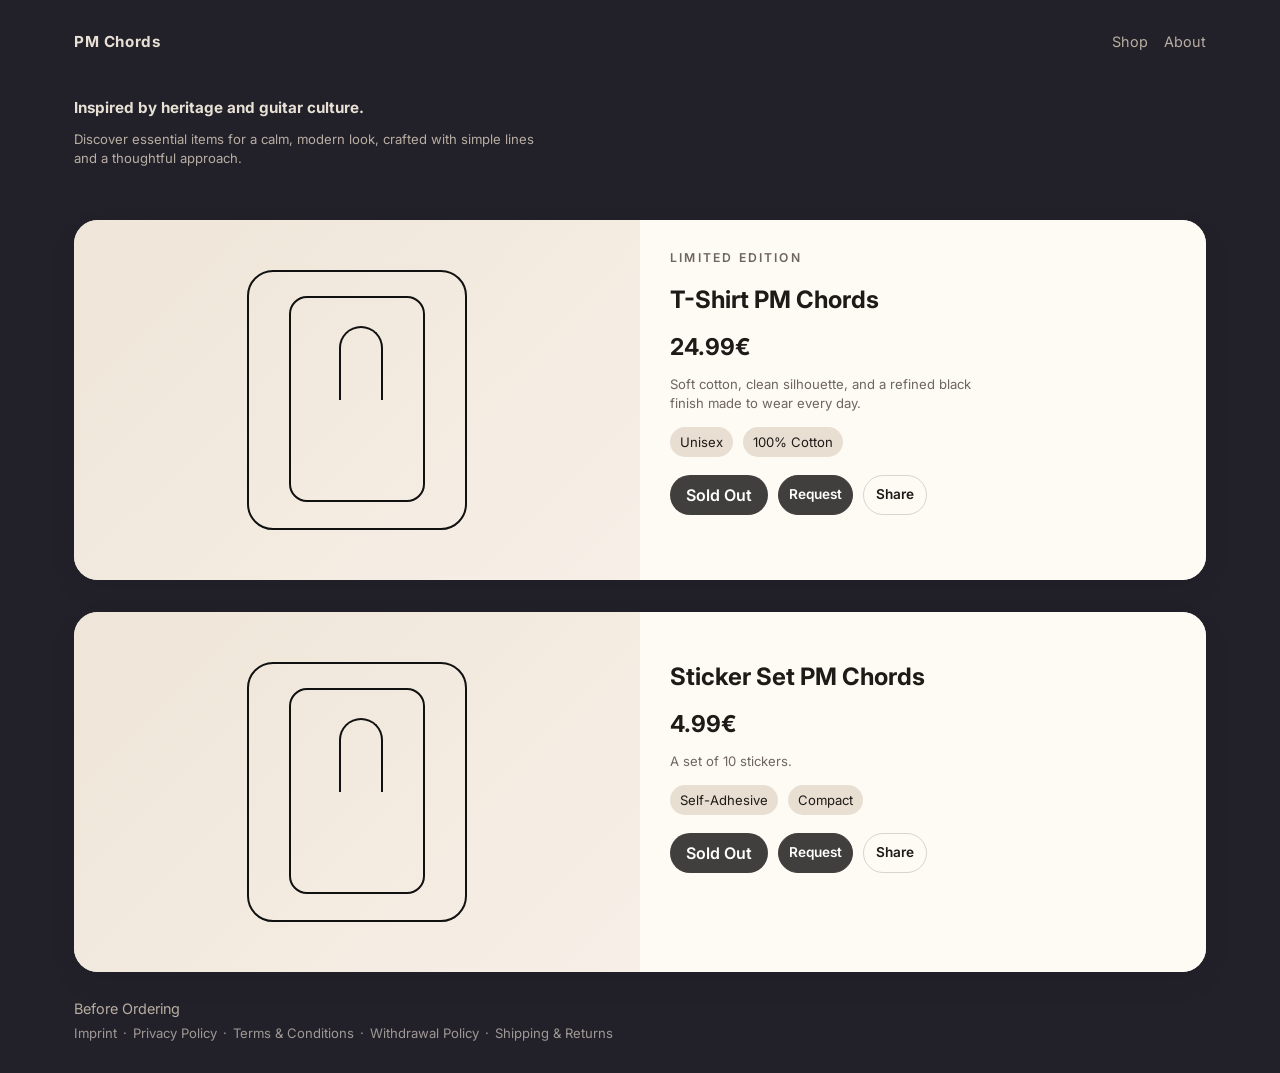
<file: index.html>
<!DOCTYPE html>

<html lang="en">
  <head>
    <meta charset="UTF-8" />
    <meta name="viewport" content="width=device-width, initial-scale=1.0" />

    <title>PM Chords</title>

    <link
      rel="icon"
      type="image/png"
      sizes="16x16"
      href="assets/Favicon (16x16).png"
    />

    <link
      rel="icon"
      type="image/png"
      sizes="32x32"
      href="assets/Favicon (32x32).png"
    />

    <meta
      name="description"
      content="PM Chords offers carefully selected items inspired by heritage and guitar culture, crafted with simple lines and a thoughtful approach."
    />

    <meta property="og:url" content="https://pmchords.github.io/" />

    <link rel="preconnect" href="https://fonts.googleapis.com" />

    <link
      rel="preconnect"
      href="https://fonts.gstatic.com"
      crossorigin
    />

    <link
      href="https://fonts.googleapis.com/css2?family=Inter:wght@400;500;600;700&display=swap"
      rel="stylesheet"
    />

    <link
      href="https://fonts.cdnfonts.com/css/ro-spritendo"
      rel="stylesheet"
    />

    <link rel="stylesheet" href="style.css" />
  </head>

  <body>
    <div class="page-shell">

      <header class="topbar">

        <a class="brand" href="/">PM Chords</a>

        <nav class="topnav">

          <a href="#shop">Shop</a>

          <div class="about-wrapper">

            <a
              href="#"
              id="about-link"
              class="about-link"
            >
              About
            </a>

            <div
              class="about-popover"
              id="about-popover"
              hidden
            >
              <p>
                A welcoming store with a carefully selected collection of unique pieces you won't find elsewhere.
                Open 10am–1pm and 2:30–7pm. Find us on
                <a
                  href="https://www.instagram.com/pmchordsonline"
                  target="_blank"
                  rel="noopener noreferrer"
                >Instagram</a>
                for updates &amp; events.
              </p>
            </div>

          </div>

        </nav>

      </header>

      <main>

        <section
          class="hero"
          id="about"
        >

          <div class="hero-copy">

            <h1>
              Inspired by heritage and guitar culture.
            </h1>

            <p class="hero-text">
              Discover essential items for a calm, modern look,
              crafted with simple lines and a thoughtful approach.
            </p>

          </div>

        </section>


        <section
          class="product-section"
          id="shop"
        >

          <article class="product-card">

            <div class="product-image">
              <div class="shirt-outline"></div>
            </div>

            <div class="product-details">

              <p class="eyebrow">
                Limited edition
              </p>

              <h2>
                T-Shirt PM Chords
              </h2>

              <p class="price">
                24.99€
              </p>

              <p class="description">
                Soft cotton, clean silhouette,
                and a refined black finish made
                to wear every day.
              </p>

              <div class="product-meta">

                <span>
                  Unisex
                </span>

                <span>
                  100% Cotton
                </span>

              </div>

              <div class="product-actions">

                <button
                  class="btn btn-secondary"
                  id="add-to-cart"
                  type="button"
                >
                  Add to Cart
                </button>

                <button
                  class="btn btn-share request-button"
                  id="request-button"
                  type="button"
                >
                  Request
                </button>

                <button
                  class="btn btn-share"
                  id="share-button"
                  type="button"
                >
                  Share
                </button>

              </div>

            </div>

          </article>


          <div class="product-spacer"></div>


          <article class="product-card">

            <div class="product-image">
              <div class="shirt-outline"></div>
            </div>

            <div class="product-details">

              <h2>
                Sticker Set PM Chords
              </h2>

              <p class="price">
                4.99€
              </p>

              <p class="description">
                A set of 10 stickers.
              </p>

              <div class="product-meta">

                <span>
                  Self-Adhesive
                </span>

                <span>
                  Compact
                </span>

              </div>

              <div class="product-actions">

                <button
                  class="btn btn-secondary"
                  id="sticker-add-to-cart"
                  type="button"
                >
                  Add to Cart
                </button>

                <button
                  class="btn btn-share request-button"
                  id="sticker-request-button"
                  type="button"
                >
                  Request
                </button>

                <button
                  class="btn btn-share"
                  id="sticker-share-button"
                  type="button"
                >
                  Share
                </button>

              </div>

            </div>

          </article>

        </section>


        <div class="bottom-info">

          <div class="before-ordering-wrapper">

            <span
              class="before-ordering-link"
              id="before-ordering-link"
            >
              Before Ordering
            </span>

            <div
              class="before-ordering-popover"
              id="before-ordering-popover"
            >
              <p>
                Before ordering, please review our
                <a href="terms.html">
                  Terms &amp; Conditions
                </a>
                and
                <a href="withdrawal.html">
                  Withdrawal Policy
                </a>.
              </p>
            </div>

          </div>


          <div class="legal-links">

            <a href="imprint.html">
              Imprint
            </a>

            <span>·</span>

            <a href="privacy.html">
              Privacy Policy
            </a>

            <span>·</span>

            <a href="terms.html">
              Terms &amp; Conditions
            </a>

            <span>·</span>

            <a href="withdrawal.html">
              Withdrawal Policy
            </a>

            <span>·</span>

            <a href="shipping.html">
              Shipping &amp; Returns
            </a>

          </div>

        </div>

      </main>

    </div>

    <script src="script.js"></script>

  </body>
</html>
</file>
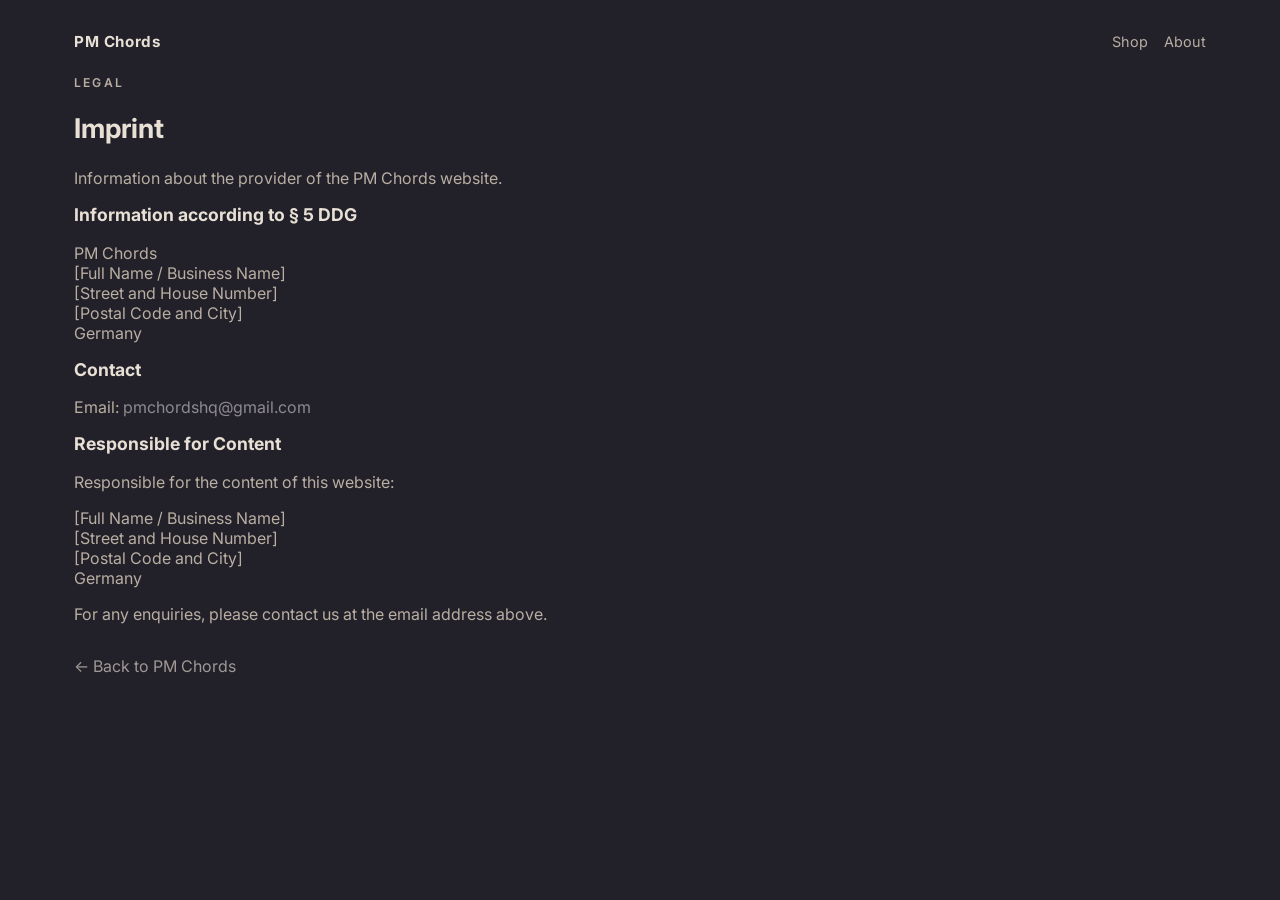
<file: imprint.html>
<!DOCTYPE html>

<html lang="en">
  <head>
    <meta charset="UTF-8" />
    <meta name="viewport" content="width=device-width, initial-scale=1.0" />

<title>Imprint · PM Chords</title>

<link
  rel="icon"
  type="image/png"
  sizes="16x16"
  href="assets/Favicon (16x16).png"
/>

<link
  rel="icon"
  type="image/png"
  sizes="32x32"
  href="assets/Favicon (32x32).png"
/>

<meta
  name="description"
  content="Imprint for PM Chords."
/>

<link rel="preconnect" href="https://fonts.googleapis.com" />

<link
  rel="preconnect"
  href="https://fonts.googleapis.com"
  crossorigin
/>

<link
  href="https://fonts.googleapis.com/css2?family=Inter:wght@400;500;600;700&display=swap"
  rel="stylesheet"
/>

<link
  href="https://fonts.cdnfonts.com/css/ro-spritendo"
  rel="stylesheet"
/>

<link rel="stylesheet" href="style.css" />

  </head>

  <body>

<div class="page-shell">

  <header class="topbar">

    <a class="brand" href="/">
      PM Chords
    </a>

    <nav class="topnav">
      <a href="/#shop">Shop</a>
      <a href="/#about">About</a>
    </nav>

  </header>


  <main class="legal-page">

    <section class="legal-content">

      <p class="eyebrow">Legal</p>

      <h1>Imprint</h1>

      <p class="legal-intro">
        Information about the provider of the PM Chords website.
      </p>


      <h2>Information according to § 5 DDG</h2>

      <p>
        PM Chords<br />
        [Full Name / Business Name]<br />
        [Street and House Number]<br />
        [Postal Code and City]<br />
        Germany
      </p>


      <h2>Contact</h2>

      <p>
        Email:
        <a
          class="email-link"
          href="mailto:pmchordshq@gmail.com"
        >
          pmchordshq@gmail.com
        </a>
      </p>


      <h2>Responsible for Content</h2>

      <p>
        Responsible for the content of this website:
      </p>

      <p>
        [Full Name / Business Name]<br />
        [Street and House Number]<br />
        [Postal Code and City]<br />
        Germany
      </p>


      <p>
        For any enquiries, please contact us at the email address above.
      </p>


      <p class="legal-back">
        <a href="/">← Back to PM Chords</a>
      </p>

    </section>

  </main>

</div>

  </body>
</html>
</file>
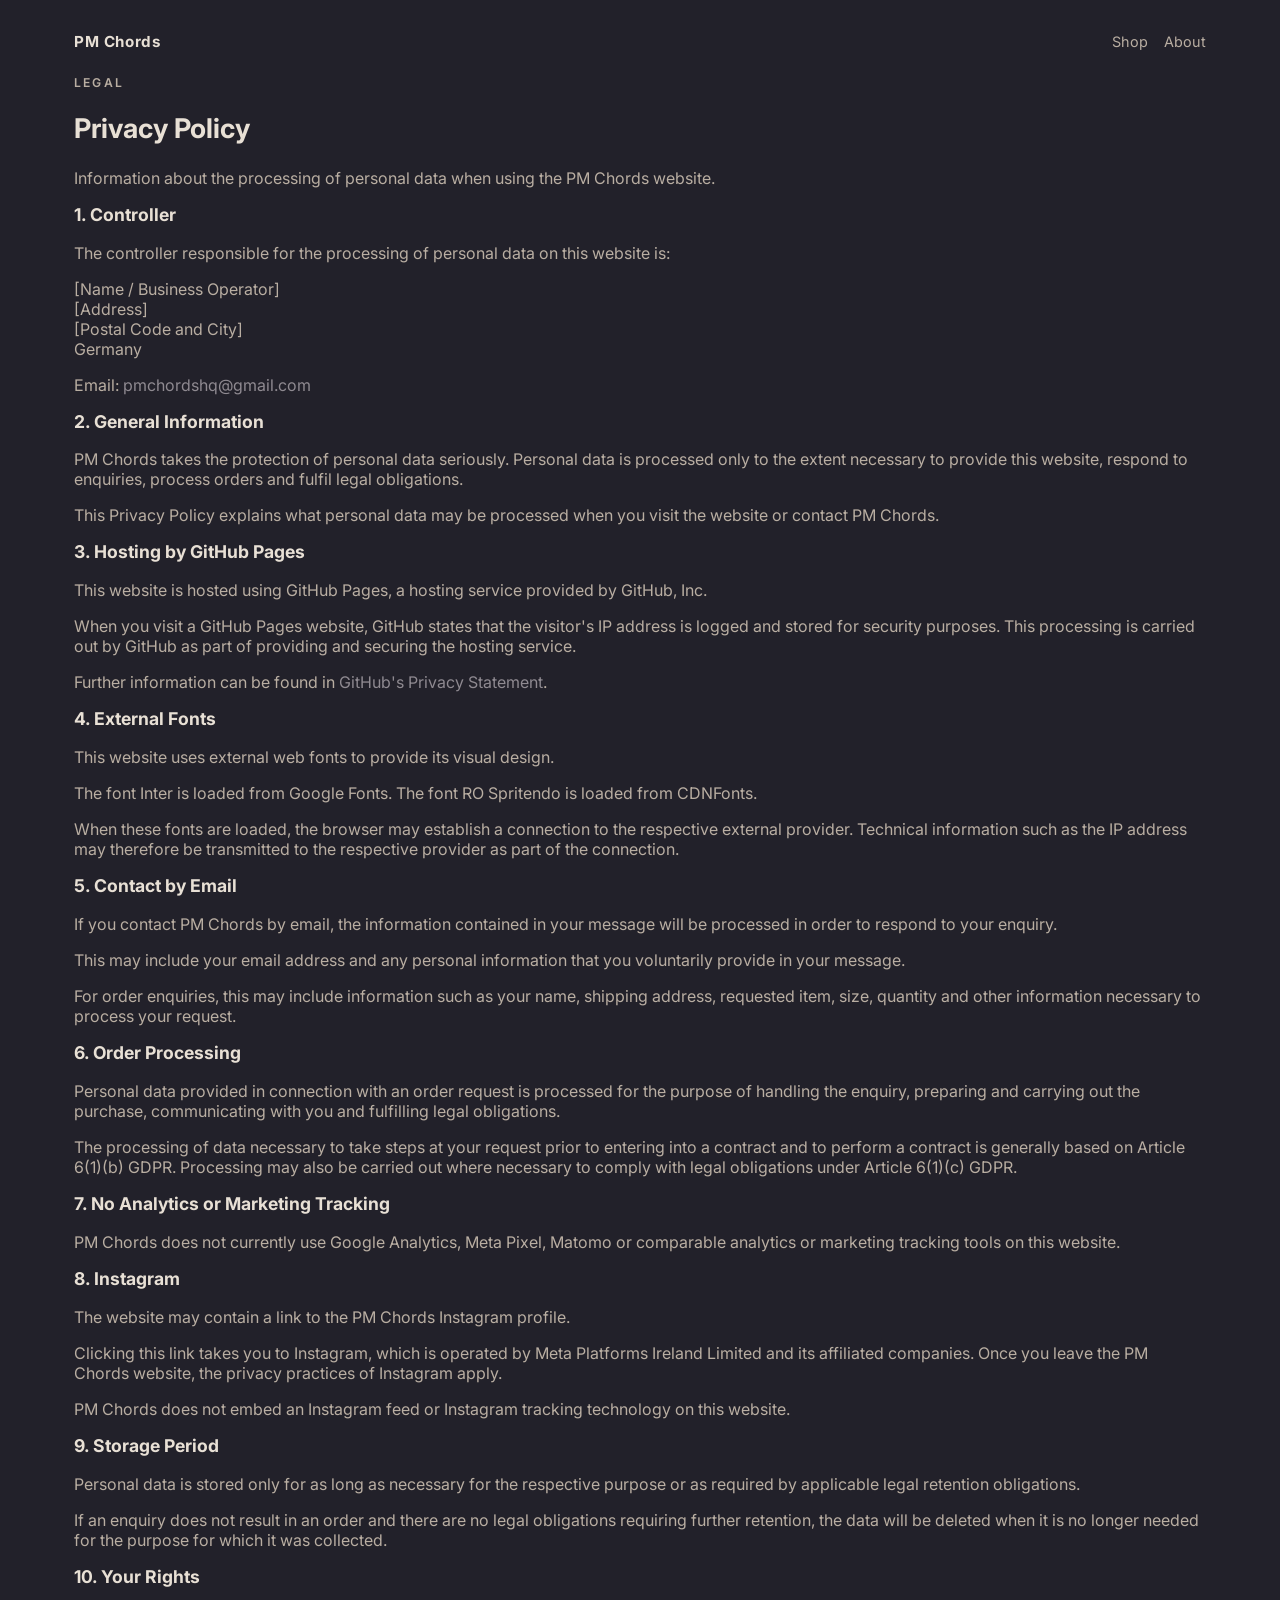
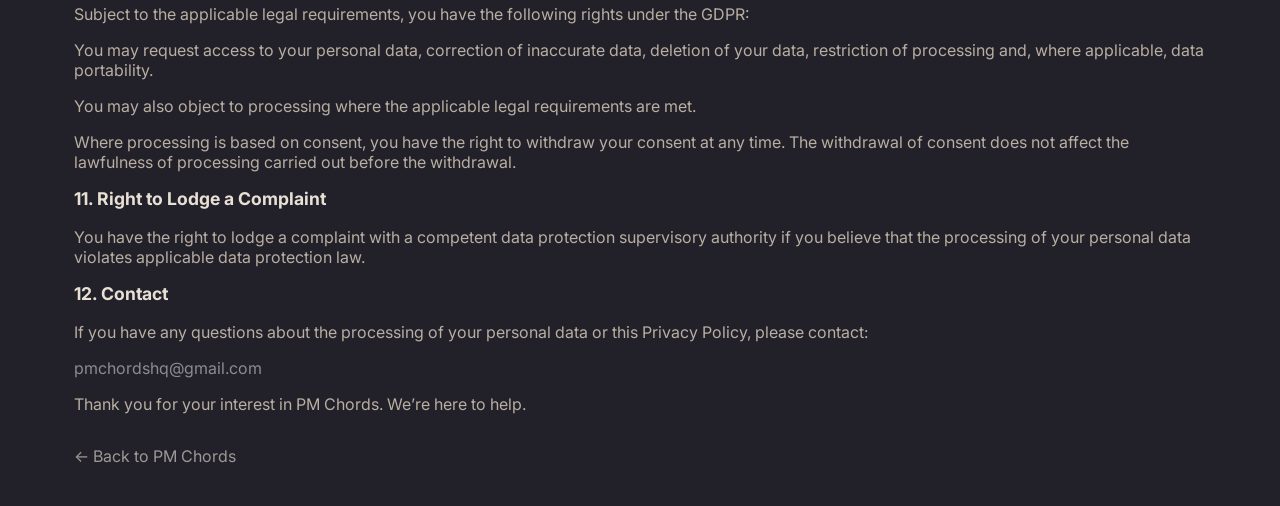
<file: privacy.html>
<!DOCTYPE html>

<html lang="en">
  <head>
    <meta charset="UTF-8" />
    <meta name="viewport" content="width=device-width, initial-scale=1.0" />

<title>Privacy Policy · PM Chords</title>

<link
  rel="icon"
  type="image/png"
  sizes="16x16"
  href="assets/Favicon (16x16).png"
/>

<link
  rel="icon"
  type="image/png"
  sizes="32x32"
  href="assets/Favicon (32x32).png"
/>

<meta
  name="description"
  content="Privacy Policy for PM Chords."
/>

<link rel="preconnect" href="https://fonts.googleapis.com" />

<link
  rel="preconnect"
  href="https://fonts.googleapis.com"
  crossorigin
/>

<link
  href="https://fonts.googleapis.com/css2?family=Inter:wght@400;500;600;700&display=swap"
  rel="stylesheet"
/>

<link
  href="https://fonts.cdnfonts.com/css/ro-spritendo"
  rel="stylesheet"
/>

<link rel="stylesheet" href="style.css" />

  </head>

  <body>

<div class="page-shell">

  <header class="topbar">

    <a class="brand" href="/">
      PM Chords
    </a>

    <nav class="topnav">
      <a href="/#shop">Shop</a>
      <a href="/#about">About</a>
    </nav>

  </header>


  <main class="legal-page">

    <section class="legal-content">

      <p class="eyebrow">Legal</p>

      <h1>Privacy Policy</h1>

      <p class="legal-intro">
        Information about the processing of personal data when using
        the PM Chords website.
      </p>


      <h2>1. Controller</h2>

      <p>
        The controller responsible for the processing of personal data
        on this website is:
      </p>

      <p>
        [Name / Business Operator]<br />
        [Address]<br />
        [Postal Code and City]<br />
        Germany
      </p>

      <p>
        Email:
        <a
          class="email-link"
          href="mailto:pmchordshq@gmail.com"
        >
          pmchordshq@gmail.com
        </a>
      </p>


      <h2>2. General Information</h2>

      <p>
        PM Chords takes the protection of personal data seriously.
        Personal data is processed only to the extent necessary to
        provide this website, respond to enquiries, process orders and
        fulfil legal obligations.
      </p>

      <p>
        This Privacy Policy explains what personal data may be processed
        when you visit the website or contact PM Chords.
      </p>


      <h2>3. Hosting by GitHub Pages</h2>

      <p>
        This website is hosted using GitHub Pages, a hosting service
        provided by GitHub, Inc.
      </p>

      <p>
        When you visit a GitHub Pages website, GitHub states that the
        visitor's IP address is logged and stored for security purposes.
        This processing is carried out by GitHub as part of providing
        and securing the hosting service.
      </p>

      <p> 
        Further information can be found in 
        <a class="privacy-link" href="https://docs.github.com/en/site-policy/privacy-policies/github-general-privacy-statement" target="_blank" rel="noopener noreferrer" 
        > GitHub's Privacy Statement</a>. 
      </p>

      <h2>4. External Fonts</h2>

      <p>
        This website uses external web fonts to provide its visual
        design.
      </p>

      <p>
        The font Inter is loaded from Google Fonts. The font
        RO Spritendo is loaded from CDNFonts.
      </p>

      <p>
        When these fonts are loaded, the browser may establish a
        connection to the respective external provider. Technical
        information such as the IP address may therefore be transmitted
        to the respective provider as part of the connection.
      </p>


      <h2>5. Contact by Email</h2>

      <p>
        If you contact PM Chords by email, the information contained in
        your message will be processed in order to respond to your
        enquiry.
      </p>

      <p>
        This may include your email address and any personal information
        that you voluntarily provide in your message.
      </p>

      <p>
        For order enquiries, this may include information such as your
        name, shipping address, requested item, size, quantity and other
        information necessary to process your request.
      </p>


      <h2>6. Order Processing</h2>

      <p>
        Personal data provided in connection with an order request is
        processed for the purpose of handling the enquiry, preparing and
        carrying out the purchase, communicating with you and fulfilling
        legal obligations.
      </p>

      <p>
        The processing of data necessary to take steps at your request
        prior to entering into a contract and to perform a contract is
        generally based on Article 6(1)(b) GDPR. Processing may also be
        carried out where necessary to comply with legal obligations
        under Article 6(1)(c) GDPR.
      </p>


      <h2>7. No Analytics or Marketing Tracking</h2>

      <p>
        PM Chords does not currently use Google Analytics, Meta Pixel,
        Matomo or comparable analytics or marketing tracking tools on
        this website.
      </p>


      <h2>8. Instagram</h2>

      <p>
        The website may contain a link to the PM Chords Instagram
        profile.
      </p>

      <p>
        Clicking this link takes you to Instagram, which is operated
        by Meta Platforms Ireland Limited and its affiliated companies.
        Once you leave the PM Chords website, the privacy practices of
        Instagram apply.
      </p>

      <p>
        PM Chords does not embed an Instagram feed or Instagram tracking
        technology on this website.
      </p>


      <h2>9. Storage Period</h2>

      <p>
        Personal data is stored only for as long as necessary for the
        respective purpose or as required by applicable legal retention
        obligations.
      </p>

      <p>
        If an enquiry does not result in an order and there are no
        legal obligations requiring further retention, the data will be
        deleted when it is no longer needed for the purpose for which it
        was collected.
      </p>


      <h2>10. Your Rights</h2>

      <p>
        Subject to the applicable legal requirements, you have the
        following rights under the GDPR:
      </p>

      <p>
        You may request access to your personal data, correction of
        inaccurate data, deletion of your data, restriction of
        processing and, where applicable, data portability.
      </p>

      <p>
        You may also object to processing where the applicable legal
        requirements are met.
      </p>

      <p>
        Where processing is based on consent, you have the right to
        withdraw your consent at any time. The withdrawal of consent
        does not affect the lawfulness of processing carried out before
        the withdrawal.
      </p>


      <h2>11. Right to Lodge a Complaint</h2>

      <p>
        You have the right to lodge a complaint with a competent data
        protection supervisory authority if you believe that the
        processing of your personal data violates applicable data
        protection law.
      </p>


      <h2>12. Contact</h2>

      <p>
        If you have any questions about the processing of your personal
        data or this Privacy Policy, please contact:
      </p>

      <p>
        <a
          class="email-link"
          href="mailto:pmchordshq@gmail.com"
        >
          pmchordshq@gmail.com
        </a>
      </p>

      <p>
        Thank you for your interest in PM Chords. We’re here to help.
      </p>


      <p class="legal-back">
        <a href="/">← Back to PM Chords</a>
      </p>

    </section>

  </main>

</div>

  </body>
</html>
</file>
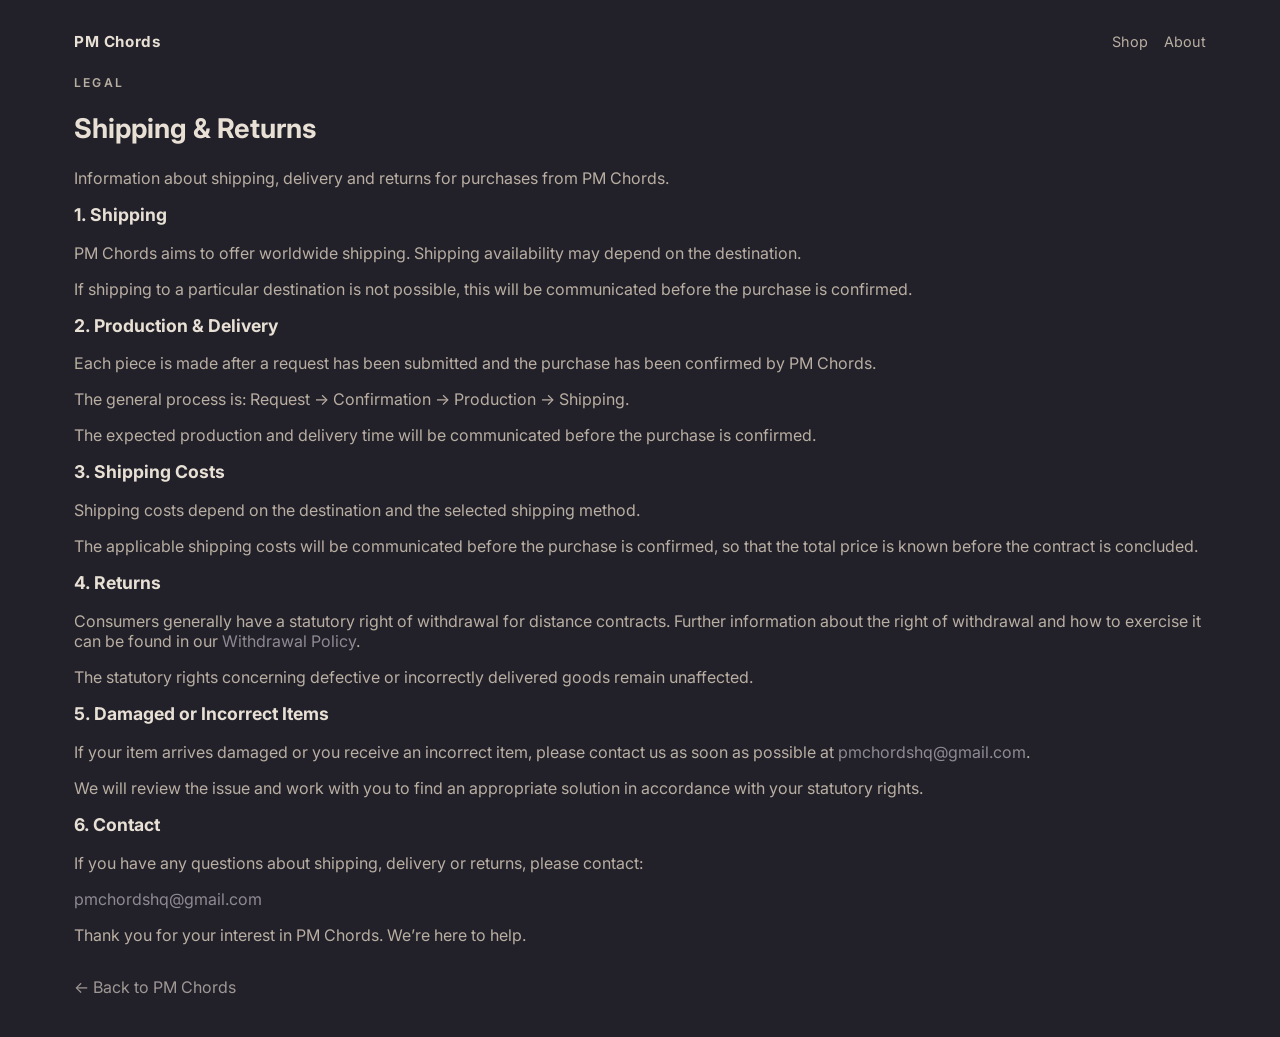
<file: shipping.html>
<!DOCTYPE html>

<html lang="en">
  <head>
    <meta charset="UTF-8" />
    <meta name="viewport" content="width=device-width, initial-scale=1.0" />

    <title>Shipping &amp; Returns · PM Chords</title>

    <link
      rel="icon"
      type="image/png"
      sizes="16x16"
      href="assets/Favicon (16x16).png"
    />

    <link
      rel="icon"
      type="image/png"
      sizes="32x32"
      href="assets/Favicon (32x32).png"
    />

    <meta
      name="description"
      content="Shipping & Returns information for PM Chords."
    />

    <link rel="preconnect" href="https://fonts.googleapis.com" />

    <link
      rel="preconnect"
      href="https://fonts.googleapis.com"
      crossorigin
    />

    <link
      href="https://fonts.googleapis.com/css2?family=Inter:wght@400;500;600;700&display=swap"
      rel="stylesheet"
    />

    <link
      href="https://fonts.cdnfonts.com/css/ro-spritendo"
      rel="stylesheet"
    />

    <link rel="stylesheet" href="style.css" />
  </head>

  <body>

    <div class="page-shell">

      <header class="topbar">

        <a class="brand" href="/">
          PM Chords
        </a>

        <nav class="topnav">
          <a href="/#shop">Shop</a>
          <a href="/#about">About</a>
        </nav>

      </header>


      <main class="legal-page">

        <section class="legal-content">

          <p class="eyebrow">Legal</p>

          <h1>Shipping &amp; Returns</h1>

          <p class="legal-intro">
            Information about shipping, delivery and returns for purchases
            from PM Chords.
          </p>


          <h2>1. Shipping</h2>

          <p>
            PM Chords aims to offer worldwide shipping. Shipping availability
            may depend on the destination.
          </p>

          <p>
            If shipping to a particular destination is not possible, this
            will be communicated before the purchase is confirmed.
          </p>


          <h2>2. Production &amp; Delivery</h2>

          <p>
            Each piece is made after a request has been submitted and the
            purchase has been confirmed by PM Chords.
          </p>

          <p>
            The general process is:
            Request → Confirmation → Production → Shipping.
          </p>

          <p>
            The expected production and delivery time will be communicated
            before the purchase is confirmed.
          </p>


          <h2>3. Shipping Costs</h2>

          <p>
            Shipping costs depend on the destination and the selected
            shipping method.
          </p>

          <p>
            The applicable shipping costs will be communicated before the
            purchase is confirmed, so that the total price is known before
            the contract is concluded.
          </p>


          <h2>4. Returns</h2>

          <p>
            Consumers generally have a statutory right of withdrawal for
            distance contracts. Further information about the right of
            withdrawal and how to exercise it can be found in our
            <a class="withdrawal-link" href="withdrawal.html">Withdrawal Policy</a>.
          </p>

          <p>
            The statutory rights concerning defective or incorrectly delivered
            goods remain unaffected.
          </p>


          <h2>5. Damaged or Incorrect Items</h2>

          <p>
            If your item arrives damaged or you receive an incorrect item,
            please contact us as soon as possible at
            <a
              class="email-link"
              href="mailto:pmchordshq@gmail.com"
            >
              pmchordshq@gmail.com</a>.
          </p>

          <p>
            We will review the issue and work with you to find an appropriate
            solution in accordance with your statutory rights.
          </p>


          <h2>6. Contact</h2>

          <p>
            If you have any questions about shipping, delivery or returns,
            please contact:
          </p>

          <p>
            <a
              class="email-link"
              href="mailto:pmchordshq@gmail.com"
            >
              pmchordshq@gmail.com
            </a>
          </p>

          <p>
            Thank you for your interest in PM Chords. We’re here to help.
          </p>


          <p class="legal-back">
            <a href="/">← Back to PM Chords</a>
          </p>

        </section>

      </main>

    </div>

  </body>
</html>
</file>
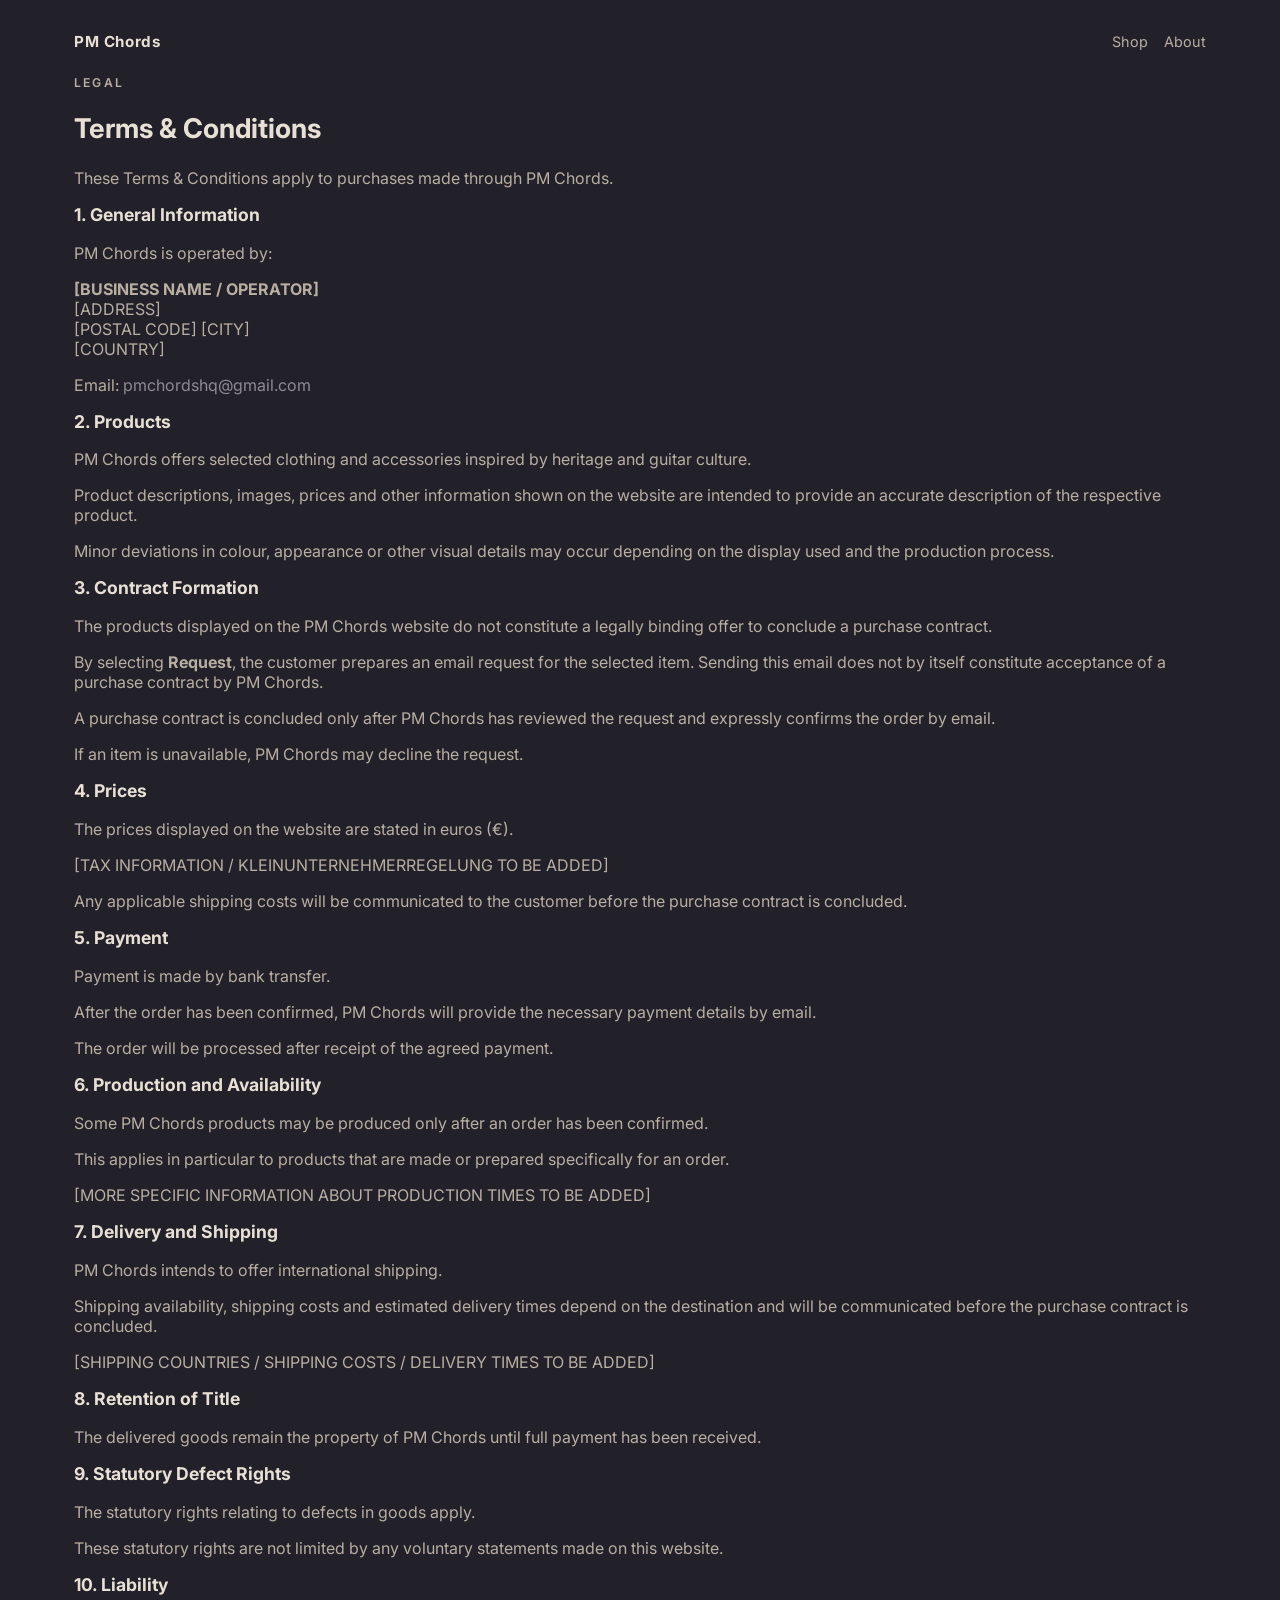
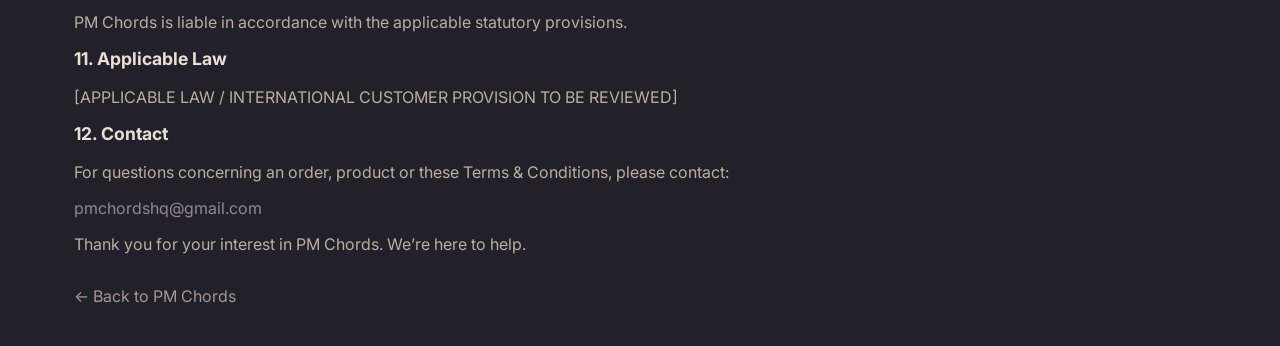
<file: terms.html>
<!DOCTYPE html>

<html lang="en">
  <head>
    <meta charset="UTF-8" />
    <meta name="viewport" content="width=device-width, initial-scale=1.0" />

    <title>Terms & Conditions · PM Chords</title>

    <link
      rel="icon"
      type="image/png"
      sizes="16x16"
      href="assets/Favicon (16x16).png"
    />

    <link
      rel="icon"
      type="image/png"
      sizes="32x32"
      href="assets/Favicon (32x32).png"
    />

    <meta
      name="description"
      content="Terms & Conditions for PM Chords."
    />

    <link rel="preconnect" href="https://fonts.googleapis.com" />

    <link
      rel="preconnect"
      href="https://fonts.gstatic.com"
      crossorigin
    />

    <link
      href="https://fonts.googleapis.com/css2?family=Inter:wght@400;500;600;700&display=swap"
      rel="stylesheet"
    />

    <link
      href="https://fonts.cdnfonts.com/css/ro-spritendo"
      rel="stylesheet"
    />

    <link rel="stylesheet" href="style.css" />
  </head>

  <body>

    <div class="page-shell">

      <header class="topbar">

        <a class="brand" href="index.html">
          PM Chords
        </a>

        <nav class="topnav">
          <a href="index.html#shop">Shop</a>
          <a href="index.html#about">About</a>
        </nav>

      </header>


      <main class="legal-page">

        <section class="legal-content">

          <p class="eyebrow">Legal</p>

          <h1>Terms &amp; Conditions</h1>

          <p class="legal-intro">
            These Terms &amp; Conditions apply to purchases made through
            PM Chords.
          </p>


          <h2>1. General Information</h2>

          <p>
            PM Chords is operated by:
          </p>

          <p>
            <strong>[BUSINESS NAME / OPERATOR]</strong><br>
            [ADDRESS]<br>
            [POSTAL CODE] [CITY]<br>
            [COUNTRY]
          </p>

         <p>
  Email:
  <a class="email-link" href="mailto:pmchordshq@gmail.com">
    pmchordshq@gmail.com
  </a>
</p>


          <h2>2. Products</h2>

          <p>
            PM Chords offers selected clothing and accessories inspired by
            heritage and guitar culture.
          </p>

          <p>
            Product descriptions, images, prices and other information shown
            on the website are intended to provide an accurate description of
            the respective product.
          </p>

          <p>
            Minor deviations in colour, appearance or other visual details
            may occur depending on the display used and the production
            process.
          </p>


          <h2>3. Contract Formation</h2>

          <p>
            The products displayed on the PM Chords website do not constitute
            a legally binding offer to conclude a purchase contract.
          </p>

          <p>
            By selecting <strong>Request</strong>, the customer prepares an
            email request for the selected item. Sending this email does not
            by itself constitute acceptance of a purchase contract by PM
            Chords.
          </p>

          <p>
            A purchase contract is concluded only after PM Chords has reviewed
            the request and expressly confirms the order by email.
          </p>

          <p>
            If an item is unavailable, PM Chords may decline the request.
          </p>


          <h2>4. Prices</h2>

          <p>
            The prices displayed on the website are stated in euros (€).
          </p>

          <p>
            [TAX INFORMATION / KLEINUNTERNEHMERREGELUNG TO BE ADDED]
          </p>

          <p>
            Any applicable shipping costs will be communicated to the customer
            before the purchase contract is concluded.
          </p>


          <h2>5. Payment</h2>

          <p>
            Payment is made by bank transfer.
          </p>

          <p>
            After the order has been confirmed, PM Chords will provide the
            necessary payment details by email.
          </p>

          <p>
            The order will be processed after receipt of the agreed payment.
          </p>


          <h2>6. Production and Availability</h2>

          <p>
            Some PM Chords products may be produced only after an order has
            been confirmed.
          </p>

          <p>
            This applies in particular to products that are made or prepared
            specifically for an order.
          </p>

          <p>
            [MORE SPECIFIC INFORMATION ABOUT PRODUCTION TIMES TO BE ADDED]
          </p>


          <h2>7. Delivery and Shipping</h2>

          <p>
            PM Chords intends to offer international shipping.
          </p>

          <p>
            Shipping availability, shipping costs and estimated delivery
            times depend on the destination and will be communicated before
            the purchase contract is concluded.
          </p>

          <p>
            [SHIPPING COUNTRIES / SHIPPING COSTS / DELIVERY TIMES TO BE ADDED]
          </p>


          <h2>8. Retention of Title</h2>

          <p>
            The delivered goods remain the property of PM Chords until full
            payment has been received.
          </p>


          <h2>9. Statutory Defect Rights</h2>

          <p>
            The statutory rights relating to defects in goods apply.
          </p>

          <p>
            These statutory rights are not limited by any voluntary statements
            made on this website.
          </p>


          <h2>10. Liability</h2>

          <p>
            PM Chords is liable in accordance with the applicable statutory
            provisions.
          </p>


          <h2>11. Applicable Law</h2>

          <p>
            [APPLICABLE LAW / INTERNATIONAL CUSTOMER PROVISION TO BE REVIEWED]
          </p>


          <h2>12. Contact</h2>

          <p>
            For questions concerning an order, product or these Terms &amp;
            Conditions, please contact:
          </p>

         <p>
  <a class="email-link" href="mailto:pmchordshq@gmail.com">
    pmchordshq@gmail.com
  </a>
</p>

<p>
  Thank you for your interest in PM Chords. We’re here to help.
</p>

<p class="legal-back">
  <a href="/">← Back to PM Chords</a>
</p>

        </section>

      </main>

    </div>

  </body>
</html>
</file>
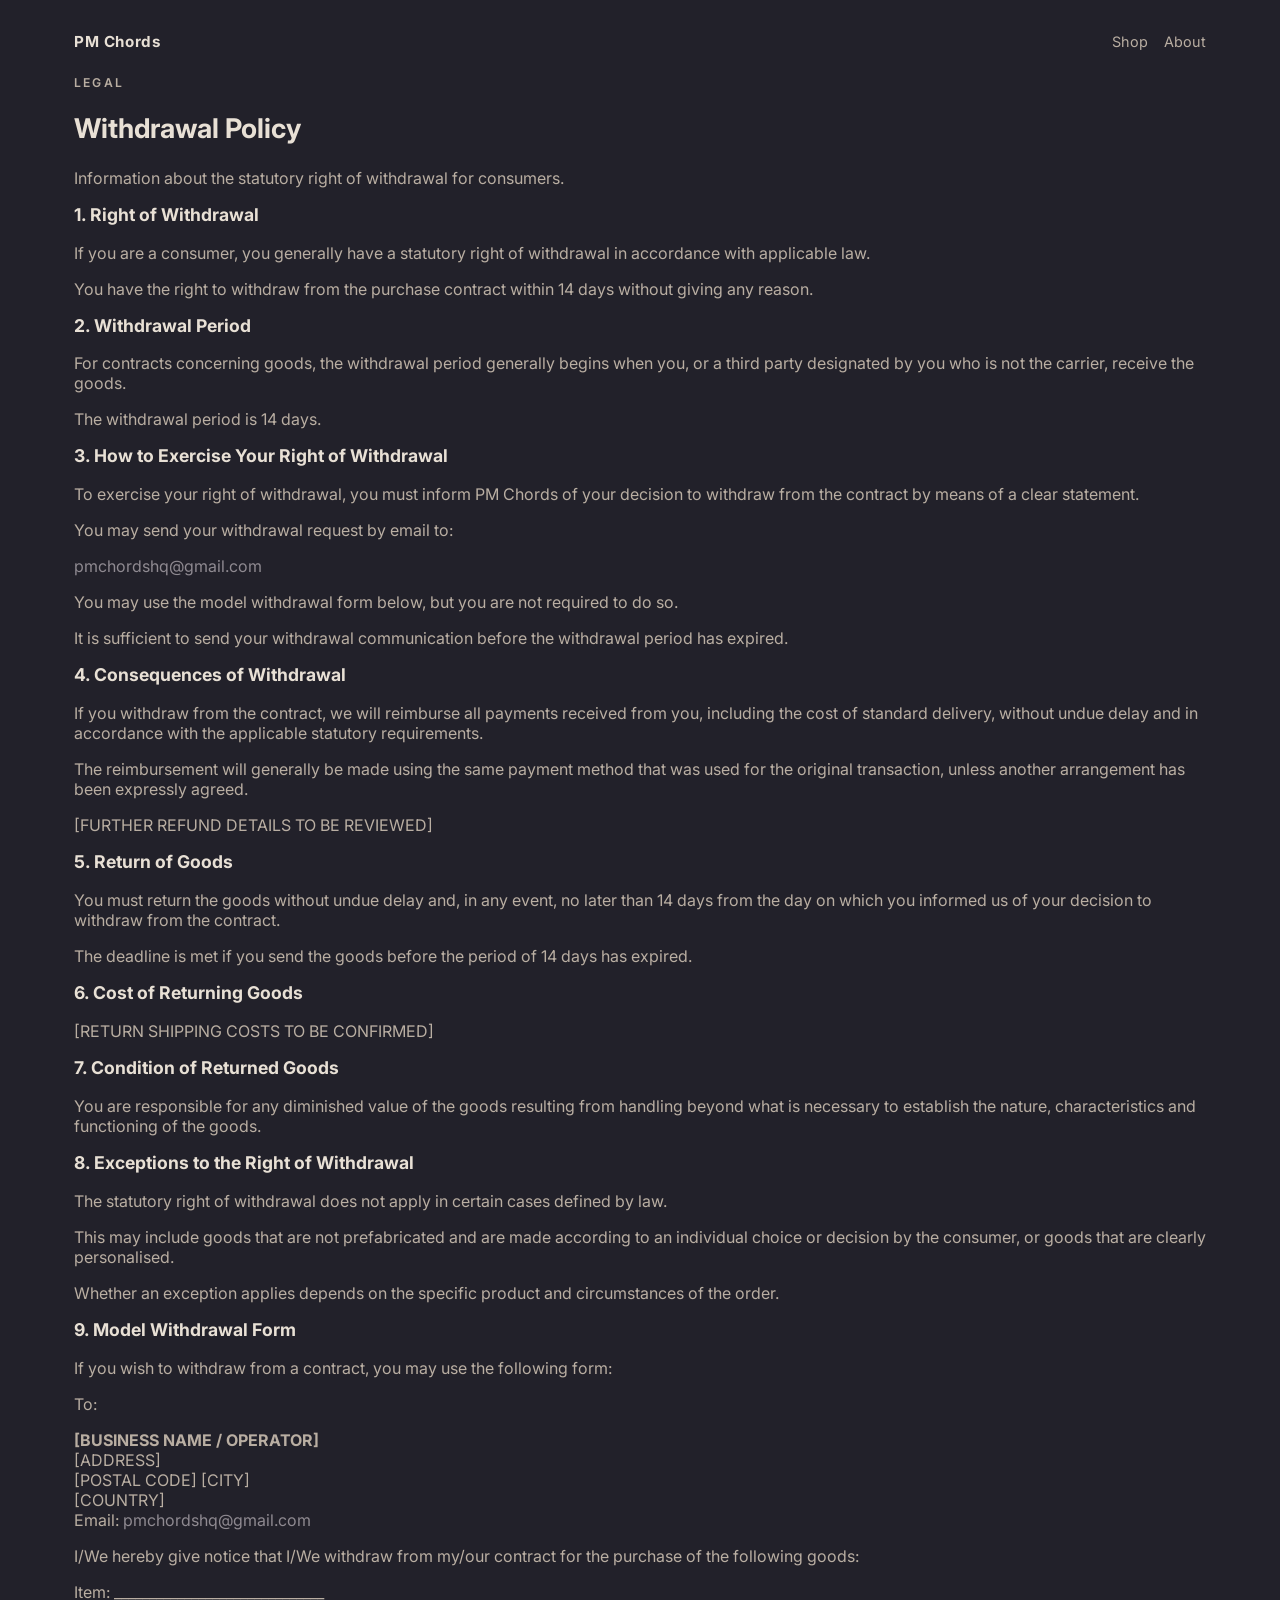
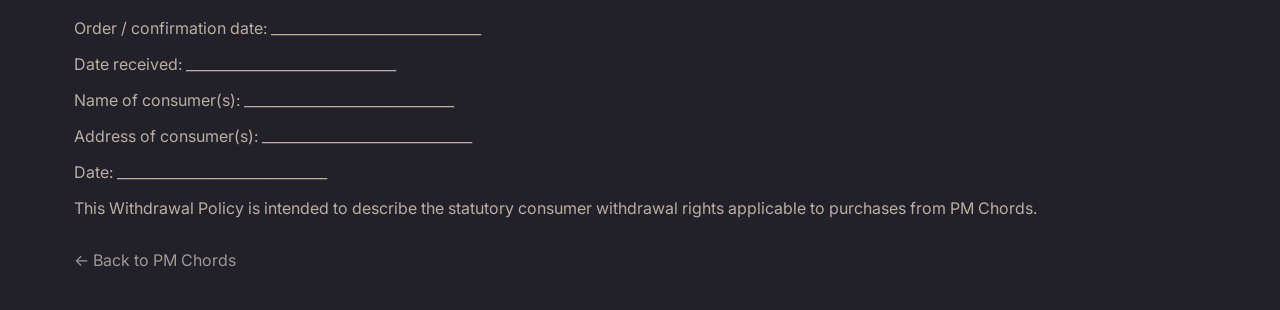
<file: withdrawal.html>
<!DOCTYPE html>

<html lang="en">
  <head>
    <meta charset="UTF-8" />
    <meta name="viewport" content="width=device-width, initial-scale=1.0" />

    <title>Withdrawal Policy · PM Chords</title>

    <link
      rel="icon"
      type="image/png"
      sizes="16x16"
      href="assets/Favicon (16x16).png"
    />

    <link
      rel="icon"
      type="image/png"
      sizes="32x32"
      href="assets/Favicon (32x32).png"
    />

    <meta
      name="description"
      content="Withdrawal Policy for PM Chords."
    />

    <link rel="preconnect" href="https://fonts.googleapis.com" />

    <link
      rel="preconnect"
      href="https://fonts.gstatic.com"
      crossorigin
    />

    <link
      href="https://fonts.googleapis.com/css2?family=Inter:wght@400;500;600;700&display=swap"
      rel="stylesheet"
    />

    <link
      href="https://fonts.cdnfonts.com/css/ro-spritendo"
      rel="stylesheet"
    />

    <link rel="stylesheet" href="style.css" />
  </head>

  <body>

    <div class="page-shell">

      <header class="topbar">

        <a class="brand" href="index.html">
          PM Chords
        </a>

        <nav class="topnav">
          <a href="index.html#shop">Shop</a>
          <a href="index.html#about">About</a>
        </nav>

      </header>


      <main class="legal-page">

        <section class="legal-content">

          <p class="eyebrow">Legal</p>

          <h1>Withdrawal Policy</h1>

          <p class="legal-intro">
            Information about the statutory right of withdrawal for consumers.
          </p>


          <h2>1. Right of Withdrawal</h2>

          <p>
            If you are a consumer, you generally have a statutory right of
            withdrawal in accordance with applicable law.
          </p>

          <p>
            You have the right to withdraw from the purchase contract within
            14 days without giving any reason.
          </p>


          <h2>2. Withdrawal Period</h2>

          <p>
            For contracts concerning goods, the withdrawal period generally
            begins when you, or a third party designated by you who is not the
            carrier, receive the goods.
          </p>

          <p>
            The withdrawal period is 14 days.
          </p>


          <h2>3. How to Exercise Your Right of Withdrawal</h2>

          <p>
            To exercise your right of withdrawal, you must inform PM Chords
            of your decision to withdraw from the contract by means of a clear
            statement.
          </p>

          <p>
            You may send your withdrawal request by email to:
          </p>

          <p>
            <a class="email-link" href="mailto:pmchordshq@gmail.com">
  pmchordshq@gmail.com
</a>
          </p>

          <p>
            You may use the model withdrawal form below, but you are not
            required to do so.
          </p>

          <p>
            It is sufficient to send your withdrawal communication before the
            withdrawal period has expired.
          </p>


          <h2>4. Consequences of Withdrawal</h2>

          <p>
            If you withdraw from the contract, we will reimburse all payments
            received from you, including the cost of standard delivery, without
            undue delay and in accordance with the applicable statutory
            requirements.
          </p>

          <p>
            The reimbursement will generally be made using the same payment
            method that was used for the original transaction, unless another
            arrangement has been expressly agreed.
          </p>

          <p>
            [FURTHER REFUND DETAILS TO BE REVIEWED]
          </p>


          <h2>5. Return of Goods</h2>

          <p>
            You must return the goods without undue delay and, in any event,
            no later than 14 days from the day on which you informed us of
            your decision to withdraw from the contract.
          </p>

          <p>
            The deadline is met if you send the goods before the period of
            14 days has expired.
          </p>


          <h2>6. Cost of Returning Goods</h2>

          <p>
            [RETURN SHIPPING COSTS TO BE CONFIRMED]
          </p>


          <h2>7. Condition of Returned Goods</h2>

          <p>
            You are responsible for any diminished value of the goods resulting
            from handling beyond what is necessary to establish the nature,
            characteristics and functioning of the goods.
          </p>


          <h2>8. Exceptions to the Right of Withdrawal</h2>

          <p>
            The statutory right of withdrawal does not apply in certain cases
            defined by law.
          </p>

          <p>
            This may include goods that are not prefabricated and are made
            according to an individual choice or decision by the consumer, or
            goods that are clearly personalised.
          </p>

          <p>
            Whether an exception applies depends on the specific product and
            circumstances of the order.
          </p>


          <h2>9. Model Withdrawal Form</h2>

          <p>
            If you wish to withdraw from a contract, you may use the following
            form:
          </p>

          <div class="withdrawal-form">

            <p>
              To:
            </p>

            <p>
              <strong>[BUSINESS NAME / OPERATOR]</strong><br>
              [ADDRESS]<br>
              [POSTAL CODE] [CITY]<br>
              [COUNTRY]<br>
             Email:
<a class="email-link" href="mailto:pmchordshq@gmail.com">
  pmchordshq@gmail.com
</a>
            </p>

            <p>
              I/We hereby give notice that I/We withdraw from my/our contract
              for the purchase of the following goods:
            </p>

            <p>
              Item: ______________________________
            </p>

            <p>
              Order / confirmation date: ______________________________
            </p>

            <p>
              Date received: ______________________________
            </p>

            <p>
              Name of consumer(s):
              ______________________________
            </p>

            <p>
              Address of consumer(s):
              ______________________________
            </p>

            <p>
              Date: ______________________________
            </p>

          </div>


          <p class="legal-note">
            This Withdrawal Policy is intended to describe the statutory
            consumer withdrawal rights applicable to purchases from PM Chords.
          </p>


          <p class="legal-back">
  <a href="/">← Back to PM Chords</a>
</p>

        </section>

      </main>

    </div>

  </body>
</html>
</file>
<file: style.css>
:root {
  color-scheme: dark;
  --bg: #22212A;
  --panel: #fefbf5;
  --text: #E8E0D5;
  --muted: #B9AEA2;
  --accent: #111111;
  --accent-soft: #e8ded2;
}

* {
  box-sizing: border-box;
}

body {
  margin: 0;
  font-family: "RO Spritendo", "Inter", sans-serif;
  background: var(--bg);
  color: var(--text);
  overflow-x: auto;
}

img {
  max-width: 100%;
  display: block;
}

.page-shell {
  max-width: 1180px;
  min-width: 980px;
  margin: 0 auto;
  padding: 24px;
}

.topbar {
  display: flex;
  justify-content: space-between;
  align-items: center;
  padding: 8px 0 24px;
  gap: 16px;
}

.brand {
  text-decoration: none;
  color: var(--text);
  font-weight: 700;
  font-size: 0.95rem;
  letter-spacing: 0.04em;
  text-transform: none;
}

.topnav {
  display: flex;
  gap: 16px;
}

.topnav a {
  text-decoration: none;
  color: var(--muted);
  font-size: 0.9rem;
}

.hero {
  display: grid;
  grid-template-columns: 1.2fr 0.8fr;
  gap: 32px;
  align-items: center;
  padding: 24px 0 36px;
}

.eyebrow {
  margin: 0 0 8px;
  color: #6e655c;
  letter-spacing: 0.18em;
  text-transform: uppercase;
  font-size: 0.76rem;
  font-weight: 600;
}

.hero h1 {
  margin: 0 0 10px;
  font-size: clamp(0.8rem, 1.4vw, 0.95rem);
  line-height: 1.15;
}

.hero-text {
  max-width: 460px;
  color: var(--muted);
  line-height: 1.45;
  font-size: 0.82rem;
  margin-bottom: 16px;
}

.btn {
  border: none;
  border-radius: 999px;
  padding: 10px 16px;
  font: inherit;
  font-weight: 600;
  cursor: pointer;
  transition: transform 0.2s ease, box-shadow 0.2s ease;
}

.btn:disabled {
  cursor: default;
}

.btn:hover {
  transform: translateY(-1px);
}

.request-button:disabled:hover,
#sticker-request-button:disabled:hover,
.btn-share:hover,
.btn-secondary:disabled:hover {
  transform: translateY(-1px);
  
}
.btn-primary {
  text-decoration: none;
  display: inline-block;
  background: var(--accent);
  color: white;
  box-shadow: 0 8px 24px rgba(17, 17, 17, 0.12);
}

.request-button:disabled,
#sticker-request-button:disabled {
  background: var(--accent);
  color: white;
  border: 1px solid var(--accent);
  opacity: 0.8;

  width: auto;
  height: auto;
  padding: 4px 10px;
  margin: 0;

  font-family: inherit;
  font-size: 0.85rem;
  font-weight: 600;
  line-height: 1.02;
  
  display: inline-flex;
  align-items: center;
  justify-content: center;

  box-sizing: border-box;
  text-decoration: none;
}

.product-card {
  border-radius: 24px;
  background: var(--panel);
  box-shadow: 0 10px 30px rgba(17, 17, 17, 0.06);
}

.hero-card {
  background: transparent;
  border: none;
  box-shadow: none;
  padding: 0;
  width: auto;
  max-width: 220px;
  display: inline-flex;
  align-items: center;
  justify-content: center;
  justify-self: center;
}

.hero-image {
  width: 147px;
  height: 147px;
  display: block;
  object-fit: contain;
  background: transparent;
  filter: none;
}

.product-card {
  display: grid;
  grid-template-columns: 1fr 1fr;
  overflow: hidden;
}

.product-image {
  background: linear-gradient(135deg, #efe5d8, #f7efe7);
  display: grid;
  place-items: center;
  min-height: 360px;
}

.shirt-outline {
  width: 220px;
  height: 260px;
  border: 2px solid var(--accent);
  border-radius: 26px;
  position: relative;
}

.shirt-outline::before {
  content: "";
  position: absolute;
  inset: 24px 40px 26px 40px;
  border: 2px solid var(--accent);
  border-radius: 18px;
}

.shirt-outline::after {
  content: "";
  position: absolute;
  top: 54px;
  left: 90px;
  width: 40px;
  height: 72px;
  border-top: 2px solid var(--accent);
  border-left: 2px solid var(--accent);
  border-right: 2px solid var(--accent);
  border-radius: 24px 24px 0 0;
}

.product-details {
  padding: 30px;
  background: var(--panel);
}

.product-details h2,
.product-details .price {
  color: #1d1a17;
}

.price {
  font-size: 1.45rem;
  font-weight: 700;
  margin: 8px 0 12px;
}

.description {
  color: #6e655c;
  line-height: 1.45;
  font-size: 0.82rem;
  margin-bottom: 14px;
  max-width: 320px;
}

.product-meta {
  display: flex;
  flex-wrap: wrap;
  gap: 10px;
  margin-bottom: 18px;
}

.product-meta span {
  padding: 7px 10px;
  background: var(--accent-soft);
  border-radius: 999px;
  font-size: 0.82rem;
  color: #1d1a17;
}

.btn-secondary {
  background: var(--accent);
  color: white;
}

.product-actions {
  display: flex;
  gap: 10px;
  flex-wrap: wrap;
}

.btn-share {
  background: transparent;
  color: #1d1a17;
  border: 1px solid rgba(17, 17, 17, 0.16);
  padding: 8px 12px;
  font-size: 0.85rem;
  line-height: 1.2;
  display: inline-flex;
  align-items: center;
  justify-content: center;
  text-decoration: none;
}

.about-wrapper {
  position: relative;
  display: inline-flex;
  align-items: center;
}

.about-link {
  position: relative;
}

.about-popover {
  position: absolute;
  top: calc(100% + 8px);
  left: 50%;
  transform: translateX(-50%);
  width: min(360px, 86vw);
  background: var(--panel);
  border: 1px solid rgba(17, 17, 17, 0.08);
  border-radius: 14px;
  box-shadow: 0 12px 28px rgba(17, 17, 17, 0.12);
  padding: 14px 16px;
  z-index: 20;
}

.about-popover p {
  margin: 0;
  font-size: 0.78rem;
  line-height: 1.5;
  color: #6e655c;
}

.about-popover p + p {
  margin-top: 16px;
}

.about-popover a {
  color: #6e655c;
  text-decoration: none;
  font-size: inherit;
}

.about-popover a:visited {
  color: #6e655c;
  text-decoration: none;
}

.about-popover a:hover {
  color: #6e655c;
  text-decoration: none;
}

.bottom-info {
  display: flex;
  flex-direction: column;
  align-items: flex-start;
  gap: 8px;
  padding: 28px 0 8px;
}

.before-ordering-wrapper {
  position: relative;
  display: inline-flex;
  align-items: center;
}

.before-ordering-wrapper::after {
  content: "";
  position: absolute;
  bottom: 100%;
  left: 0;
  width: 100%;
  height: 4px;
}

.before-ordering-link {
  text-decoration: none;
  color: var(--muted);
  font-size: 0.9rem;
}

.before-ordering-link:hover {
  color: var(--text);
}

.before-ordering-wrapper.shop-inactive .before-ordering-link:hover {
  color: var(--muted);
}

.before-ordering-popover {
  position: absolute;
  bottom: calc(100% + 4px);
  left: 0;

  width: 360px;

  background: var(--panel);
  border: 1px solid rgba(17, 17, 17, 0.08);
  border-radius: 14px;
  box-shadow: 0 12px 28px rgba(17, 17, 17, 0.12);

  padding: 14px 16px;

  z-index: 20;

  opacity: 0;
  visibility: hidden;
  pointer-events: none;

  transition:
    opacity 0.25s ease,
    visibility 0.25s ease;
}

.before-ordering-wrapper:hover .before-ordering-popover,
.before-ordering-wrapper:focus-within .before-ordering-popover {
  opacity: 1;
  visibility: visible;
  pointer-events: auto;
}

.before-ordering-wrapper.shop-inactive .before-ordering-popover {
  opacity: 0;
  visibility: hidden;
  pointer-events: none;
}

.before-ordering-popover p {
  margin: 0;
  font-size: 0.78rem;
  line-height: 1.5;
  color: #6e655c;
}

.before-ordering-popover a {
  color: #1d1a17;
  text-decoration: underline;
  text-underline-offset: 2px;
}

.before-ordering-popover a:hover {
  opacity: 0.7;
}

.legal-links {
  display: flex;
  align-items: center;
  gap: 6px;
  width: 100%;
  color: #9f9894;
  font-size: 0.82rem;
}

.legal-links a {
  color: #9f9894;
  text-decoration: none;
}

.legal-links a:visited {
  color: #9f9894;
}

.legal-links a:hover {
  color: #b9aea2;
  text-decoration: none;
}

.legal-back {
  margin-top: 32px;
}

.legal-back a {
  color: #9f9894;
  text-decoration: none;
}

.legal-back a:visited {
  color: #9f9894;
}

.legal-back a:hover {
  color: #b9aea2;
  text-decoration: none;
}

.email-link {
  color: #8f8a91;
  text-decoration: none;
}

.email-link:visited {
  color: #8f8a91;
  text-decoration: none;
}

.email-link:hover {
  color: #77727a;
  text-decoration: none;
}

.privacy-link {
  color: #8f8a91;
  text-decoration: none;
}

.privacy-link:visited {
  color: #8f8a91;
  text-decoration: none;
}

.privacy-link:hover {
  color: #77727a;
  text-decoration: none;
}

.product-spacer {
  height: 32px;
}

.legal-content p {
  color: var(--muted);
}

.legal-content h1 {
  font-size: 1.7rem;
  line-height: 1.2;
}

.legal-content h2 {
  font-size: 1.1rem;
  line-height: 1.3;
}

.withdrawal-link {
  color: #8f8a91;
  text-decoration: none;
}

.withdrawal-link:visited {
  color: #8f8a91;
  text-decoration: none;
}

.withdrawal-link:hover {
  color: #77727a;
  text-decoration: none;
}

@media (max-width: 800px) {
  .page-shell {
    padding: 16px;
  }
}
</file>
